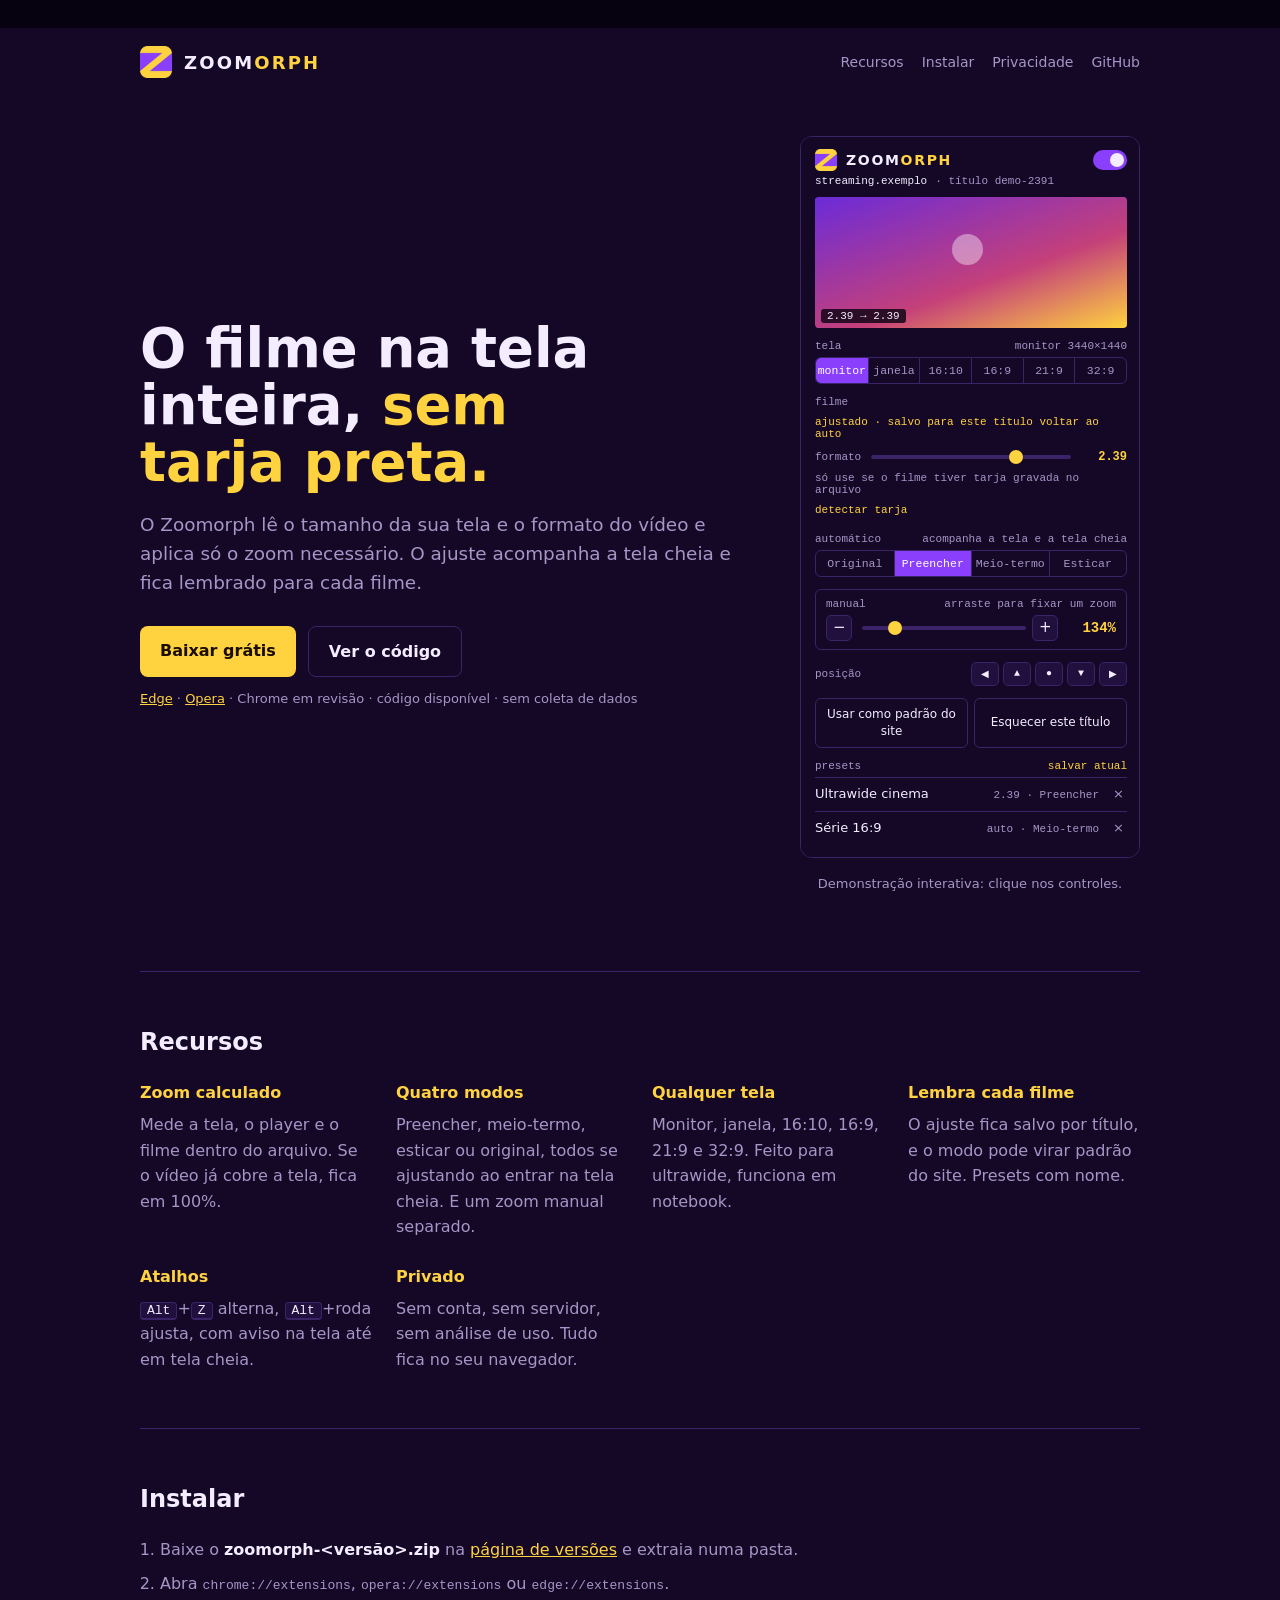
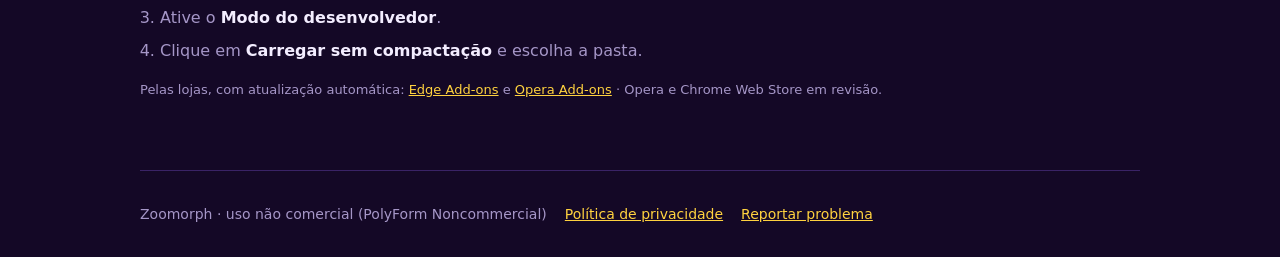
<file: index.html>
<!doctype html>
<html lang="pt-BR">
<head>
<meta charset="utf-8">
<meta name="viewport" content="width=device-width, initial-scale=1">
<title>Zoomorph — tire a tarja preta dos filmes em streaming</title>
<meta name="description" content="Extensão gratuita para Chrome, Opera e Edge que ajusta o zoom de filmes em streaming à sua tela, sem tarja preta.">
<meta property="og:title" content="Zoomorph">
<meta property="og:description" content="Qualquer filme. Qualquer tela. Qualquer streaming.">
<meta property="og:image" content="https://pedroooxx.github.io/zoomorph/docs/images/social-preview.png">
<meta name="twitter:card" content="summary_large_image">
<link rel="icon" href="icons/icon32.png">
<style>
  :root {
    --night: #140826; --deck: #21103d; --edge: #3a2366; --text: #f3edff;
    --dim: #a596c7; --violet: #8a3ffc; --sun: #ffd23f;
    color-scheme: dark;
  }
  * { box-sizing: border-box; }
  body { margin: 0; background: var(--night); color: var(--text); font: 16px/1.6 system-ui, "Segoe UI", sans-serif; }
  a { color: var(--sun); }
  .wrap { max-width: 1040px; margin: 0 auto; padding-inline: 20px; }
  .bar { height: 28px; background: #07020f; }
  header { display: flex; align-items: center; gap: 12px; padding-block: 18px; }
  header b { font: 900 18px system-ui, sans-serif; letter-spacing: .12em; }
  header b span, h1 span { color: var(--sun); }
  header nav { margin-left: auto; display: flex; gap: 18px; font-size: 14px; }
  header nav a { color: var(--dim); text-decoration: none; }
  .hero { display: grid; grid-template-columns: 1fr 340px; gap: 48px; align-items: center; padding-block: 40px 64px; }
  h1 { font: 900 clamp(2.2rem, 5vw, 3.4rem)/1.05 system-ui, sans-serif; margin: 0 0 18px; text-wrap: balance; }
  .lead { color: var(--dim); font-size: 1.15rem; max-width: 52ch; margin: 0 0 28px; }
  .cta { display: flex; gap: 12px; flex-wrap: wrap; }
  .btn { display: inline-block; padding: 12px 20px; border-radius: 8px; font-weight: 700; text-decoration: none; }
  .btn.main { background: var(--sun); color: #1a0d00; }
  .btn.alt { border: 1px solid var(--edge); color: var(--text); }
  .note { color: var(--dim); font-size: 13px; margin-top: 12px; }
  iframe { width: 340px; height: 722px; max-width: 100%; border: 1px solid var(--edge); border-radius: 12px; background: var(--night); }
  .demo-cap { color: var(--dim); font-size: 13px; text-align: center; margin-top: 8px; }
  section { padding-block: 56px; border-top: 1px solid var(--edge); }
  h2 { font: 800 1.5rem system-ui, sans-serif; margin: 0 0 24px; }
  .grid { display: grid; grid-template-columns: repeat(auto-fit, minmax(230px, 1fr)); gap: 24px; }
  .grid h3 { margin: 0 0 6px; font-size: 1rem; color: var(--sun); }
  .grid p { margin: 0; color: var(--dim); }
  ol { padding-left: 20px; display: grid; gap: 8px; color: var(--dim); }
  ol b { color: var(--text); }
  code, kbd { font: 13px ui-monospace, Consolas, monospace; }
  kbd { border: 1px solid var(--edge); border-bottom-width: 2px; border-radius: 4px; padding: 0 6px; background: var(--deck); color: var(--text); }
  footer { padding-block: 32px; border-top: 1px solid var(--edge); color: var(--dim); font-size: 14px; display: flex; gap: 18px; flex-wrap: wrap; }
  @media (max-width: 820px) { .hero { grid-template-columns: 1fr; } header nav { display: none; } }
</style>
</head>
<body>
<div class="bar"></div>
<div class="wrap">
  <header>
    <img src="icons/icon48.png" width="32" height="32" alt="">
    <b>ZOOM<span>ORPH</span></b>
    <nav><a href="#recursos">Recursos</a><a href="#instalar">Instalar</a><a href="privacy.html">Privacidade</a><a href="https://github.com/Pedroooxx/zoomorph">GitHub</a></nav>
  </header>

  <div class="hero">
    <div>
      <h1>O filme na tela inteira, <span>sem tarja preta.</span></h1>
      <p class="lead">O Zoomorph lê o tamanho da sua tela e o formato do vídeo e aplica só o zoom necessário. O ajuste acompanha a tela cheia e fica lembrado para cada filme.</p>
      <div class="cta">
        <a class="btn main" href="https://github.com/Pedroooxx/zoomorph/releases/latest">Baixar grátis</a>
        <a class="btn alt" href="https://github.com/Pedroooxx/zoomorph">Ver o código</a>
      </div>
      <p class="note"><a href="https://microsoftedge.microsoft.com/addons/detail/zoomorph/npkglikcgcbfnelmiimhjcmnmmabjlka">Edge</a> · <a href="https://addons.opera.com/extensions/details/zoomorph/">Opera</a> · Chrome em revisão · código disponível · sem coleta de dados</p>
    </div>
    <div>
      <iframe src="demo/popup.html" title="Demonstração interativa do popup"></iframe>
      <p class="demo-cap">Demonstração interativa: clique nos controles.</p>
    </div>
  </div>

  <section id="recursos">
    <h2>Recursos</h2>
    <div class="grid">
      <div><h3>Zoom calculado</h3><p>Mede a tela, o player e o filme dentro do arquivo. Se o vídeo já cobre a tela, fica em 100%.</p></div>
      <div><h3>Quatro modos</h3><p>Preencher, meio-termo, esticar ou original, todos se ajustando ao entrar na tela cheia. E um zoom manual separado.</p></div>
      <div><h3>Qualquer tela</h3><p>Monitor, janela, 16:10, 16:9, 21:9 e 32:9. Feito para ultrawide, funciona em notebook.</p></div>
      <div><h3>Lembra cada filme</h3><p>O ajuste fica salvo por título, e o modo pode virar padrão do site. Presets com nome.</p></div>
      <div><h3>Atalhos</h3><p><kbd>Alt</kbd>+<kbd>Z</kbd> alterna, <kbd>Alt</kbd>+roda ajusta, com aviso na tela até em tela cheia.</p></div>
      <div><h3>Privado</h3><p>Sem conta, sem servidor, sem análise de uso. Tudo fica no seu navegador.</p></div>
    </div>
  </section>

  <section id="instalar">
    <h2>Instalar</h2>
    <ol>
      <li>Baixe o <b>zoomorph-&lt;versão&gt;.zip</b> na <a href="https://github.com/Pedroooxx/zoomorph/releases/latest">página de versões</a> e extraia numa pasta.</li>
      <li>Abra <code>chrome://extensions</code>, <code>opera://extensions</code> ou <code>edge://extensions</code>.</li>
      <li>Ative o <b>Modo do desenvolvedor</b>.</li>
      <li>Clique em <b>Carregar sem compactação</b> e escolha a pasta.</li>
    </ol>
    <p class="note">Pelas lojas, com atualização automática: <a href="https://microsoftedge.microsoft.com/addons/detail/zoomorph/npkglikcgcbfnelmiimhjcmnmmabjlka">Edge Add-ons</a> e <a href="https://addons.opera.com/extensions/details/zoomorph/">Opera Add-ons</a> · Opera e Chrome Web Store em revisão.</p>
  </section>

  <footer>
    <span>Zoomorph · uso não comercial (PolyForm Noncommercial)</span>
    <a href="privacy.html">Política de privacidade</a>
    <a href="https://github.com/Pedroooxx/zoomorph/issues">Reportar problema</a>
  </footer>
</div>
</body>
</html>
</file>
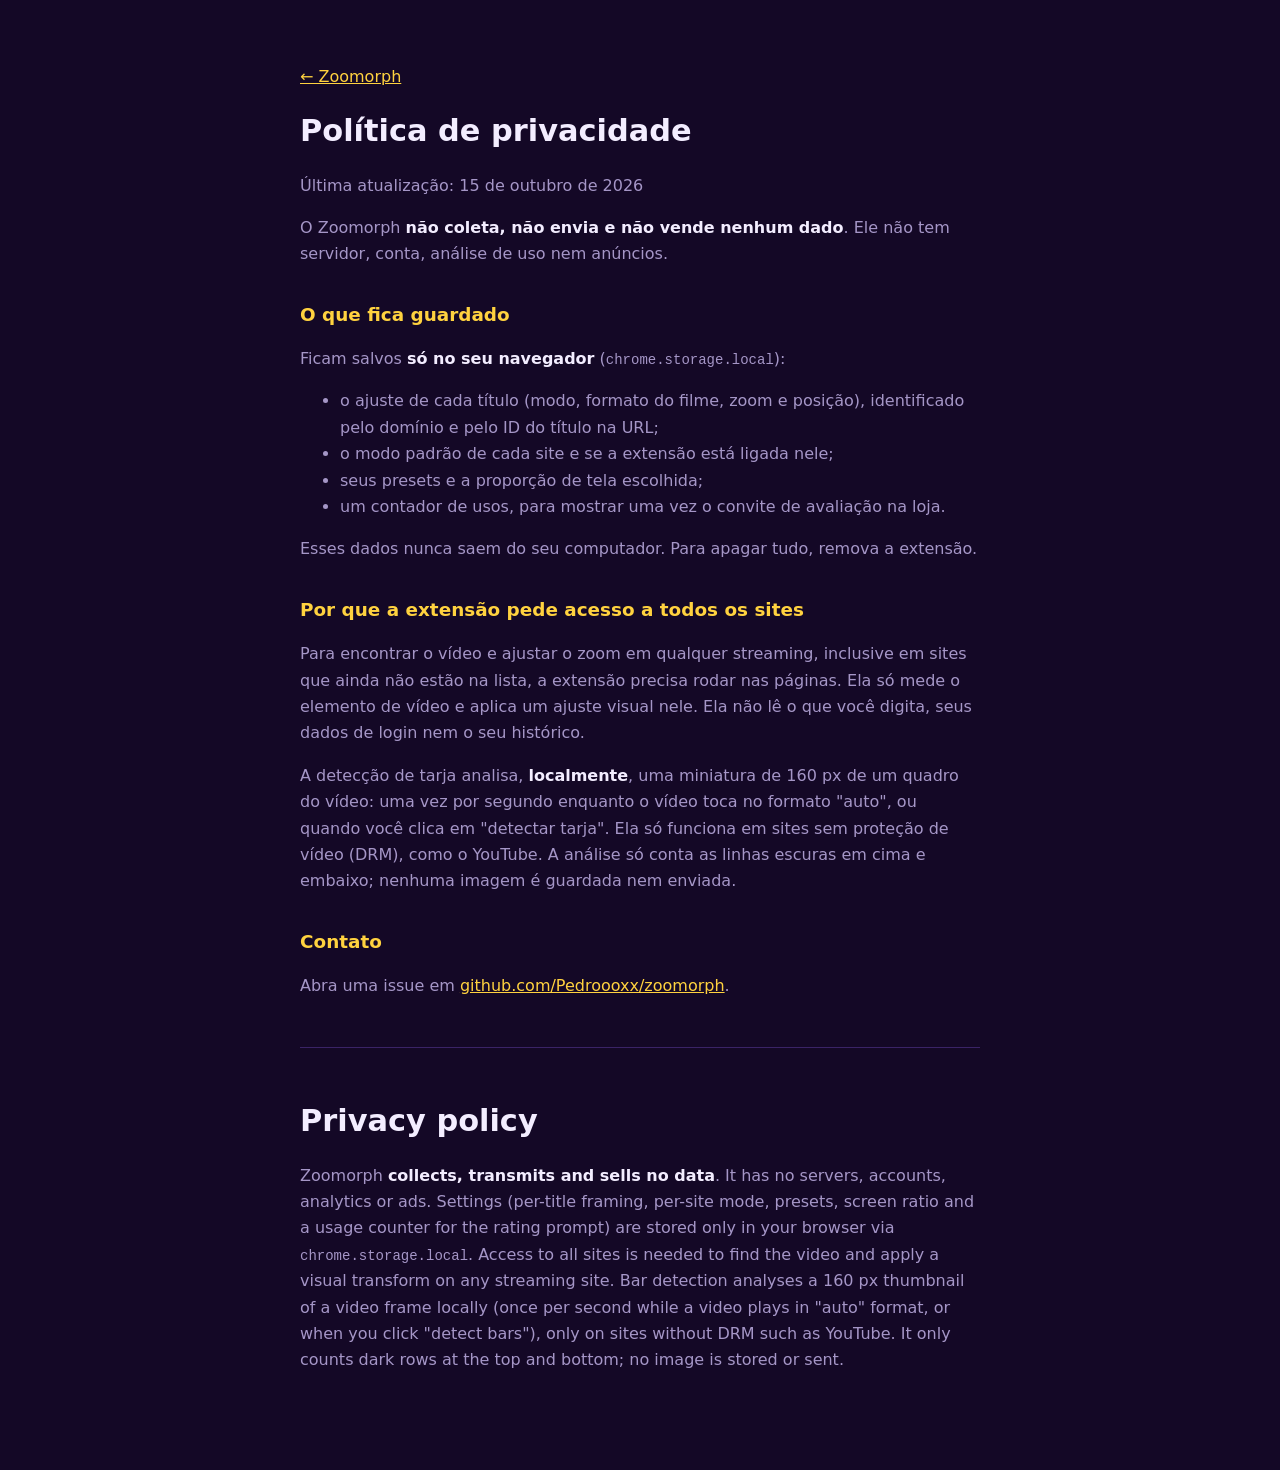
<file: privacy.html>
<!doctype html>
<html lang="pt-BR">
<head>
<meta charset="utf-8">
<meta name="viewport" content="width=device-width, initial-scale=1">
<title>Política de privacidade — Zoomorph</title>
<link rel="icon" href="icons/icon32.png">
<style>
  :root { --night: #140826; --edge: #3a2366; --text: #f3edff; --dim: #a596c7; --sun: #ffd23f; color-scheme: dark; }
  body { margin: 0; background: var(--night); color: var(--text); font: 16px/1.65 system-ui, "Segoe UI", sans-serif; }
  main { max-width: 680px; margin: 0 auto; padding: 48px 20px 80px; }
  h1 { font-size: 1.9rem; margin: 0 0 4px; }
  h2 { font-size: 1.15rem; margin-top: 32px; color: var(--sun); }
  p, li { color: var(--dim); }
  strong { color: var(--text); }
  code { font: 14px ui-monospace, Consolas, monospace; }
  hr { border: 0; border-top: 1px solid var(--edge); margin: 48px 0; }
  a { color: var(--sun); }
</style>
</head>
<body>
<main>
  <p><a href="./">← Zoomorph</a></p>
  <h1>Política de privacidade</h1>
  <p>Última atualização: 15 de outubro de 2026</p>

  <p>O Zoomorph <strong>não coleta, não envia e não vende nenhum dado</strong>. Ele não tem servidor, conta, análise de uso nem anúncios.</p>

  <h2>O que fica guardado</h2>
  <p>Ficam salvos <strong>só no seu navegador</strong> (<code>chrome.storage.local</code>):</p>
  <ul>
    <li>o ajuste de cada título (modo, formato do filme, zoom e posição), identificado pelo domínio e pelo ID do título na URL;</li>
    <li>o modo padrão de cada site e se a extensão está ligada nele;</li>
    <li>seus presets e a proporção de tela escolhida;</li>
    <li>um contador de usos, para mostrar uma vez o convite de avaliação na loja.</li>
  </ul>
  <p>Esses dados nunca saem do seu computador. Para apagar tudo, remova a extensão.</p>

  <h2>Por que a extensão pede acesso a todos os sites</h2>
  <p>Para encontrar o vídeo e ajustar o zoom em qualquer streaming, inclusive em sites que ainda não estão na lista, a extensão precisa rodar nas páginas. Ela só mede o elemento de vídeo e aplica um ajuste visual nele. Ela não lê o que você digita, seus dados de login nem o seu histórico.</p>
  <p>A detecção de tarja analisa, <strong>localmente</strong>, uma miniatura de 160 px de um quadro do vídeo: uma vez por segundo enquanto o vídeo toca no formato "auto", ou quando você clica em "detectar tarja". Ela só funciona em sites sem proteção de vídeo (DRM), como o YouTube. A análise só conta as linhas escuras em cima e embaixo; nenhuma imagem é guardada nem enviada.</p>

  <h2>Contato</h2>
  <p>Abra uma issue em <a href="https://github.com/Pedroooxx/zoomorph/issues">github.com/Pedroooxx/zoomorph</a>.</p>

  <hr>

  <h1>Privacy policy</h1>
  <p>Zoomorph <strong>collects, transmits and sells no data</strong>. It has no servers, accounts, analytics or ads. Settings (per-title framing, per-site mode, presets, screen ratio and a usage counter for the rating prompt) are stored only in your browser via <code>chrome.storage.local</code>. Access to all sites is needed to find the video and apply a visual transform on any streaming site. Bar detection analyses a 160 px thumbnail of a video frame locally (once per second while a video plays in "auto" format, or when you click "detect bars"), only on sites without DRM such as YouTube. It only counts dark rows at the top and bottom; no image is stored or sent.</p>
</main>
</body>
</html>
</file>
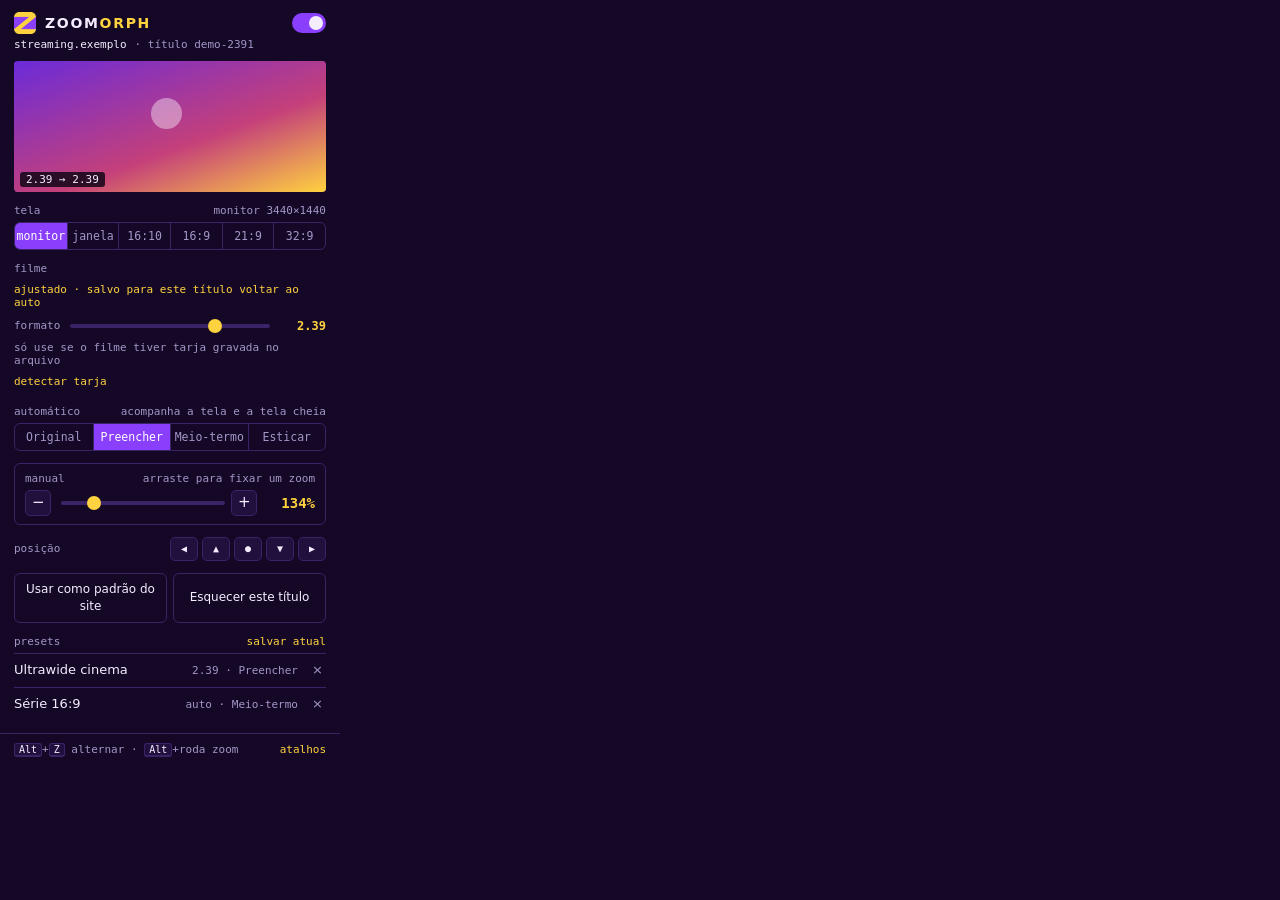
<file: demo/popup.html>
<!doctype html>
<html lang="pt-BR">
<head>
<meta charset="utf-8">
<title>Zoomorph</title>
<link rel="stylesheet" href="../popup/popup.css">
</head>
<body>
  <header>
    <img src="../icons/icon32.png" width="22" height="22" alt="">
    <b class="word">ZOOM<span>ORPH</span></b>
    <label class="switch" title="Ativar neste site">
      <input type="checkbox" id="enabled"><span></span>
    </label>
  </header>
  <div class="site"><span id="site">—</span><span id="title" class="dim"></span></div>

  <div id="novideo" class="empty" hidden>
    <p id="nvTitle">Procurando vídeo…</p>
    <p class="dim" id="nvText">Dê play no vídeo. Este painel atualiza sozinho quando encontrar.</p>
    <div class="acts">
      <button class="ghost" id="retry">Procurar de novo</button>
      <button class="ghost" id="reload">Recarregar página</button>
    </div>
  </div>

  <main id="ui" hidden>
    <div class="stage" id="stage"><div class="frame" id="frame"></div><span class="tag" id="tag"></span></div>

    <div class="block">
      <div class="lbl"><span>tela</span><span id="scrInfo" class="dim"></span></div>
      <div class="seg" id="screens"></div>
    </div>

    <div class="block" id="filmBox">
      <div class="lbl"><span>filme</span><span><span id="src" class="src"></span> <a href="#" id="carAuto" hidden>voltar ao auto</a></span></div>
      <div class="exact">
        <span class="dim">formato</span>
        <input type="range" id="carR" min="1.33" max="2.76" step="0.01" aria-label="Formato do filme">
        <span class="val" id="carV"></span>
      </div>
      <div class="lbl" style="margin-top:4px"><span class="dim">só use se o filme tiver tarja gravada no arquivo</span><a href="#" id="detect">detectar tarja</a></div>
    </div>

    <div class="block">
      <div class="lbl"><span>automático</span><span class="dim">acompanha a tela e a tela cheia</span></div>
      <div class="seg" id="modes"></div>
    </div>

    <div class="block manual" id="manualBox">
      <div class="lbl"><span>manual</span><span class="dim" id="manualHint">arraste para fixar um zoom</span></div>
      <div class="fine">
        <button class="step" id="minus" aria-label="Menos zoom">−</button>
        <input type="range" id="zoomR" min="100" max="300" step="1" aria-label="Zoom manual">
        <button class="step" id="plus" aria-label="Mais zoom">+</button>
        <span class="val" id="zoomV"></span>
      </div>
    </div>

    <div class="pan">
      <span class="dim">posição</span>
      <button data-p="left" aria-label="Esquerda">◀</button>
      <button data-p="up" aria-label="Subir">▲</button>
      <button data-p="center" aria-label="Centralizar">●</button>
      <button data-p="down" aria-label="Descer">▼</button>
      <button data-p="right" aria-label="Direita">▶</button>
    </div>

    <div class="acts">
      <button class="ghost" id="siteDefault">Usar como padrão do site</button>
      <button class="ghost" id="forget" hidden>Esquecer este título</button>
    </div>

    <div class="block">
      <div class="lbl"><span>presets</span><a href="#" id="savePreset">salvar atual</a></div>
      <form id="presetForm" hidden><input id="presetName" placeholder="Nome do preset" maxlength="30"><button>Salvar</button></form>
      <div id="presets" class="presets"></div>
    </div>
  </main>

  <aside id="rate" class="rate" hidden>
    <span>Está gostando do Zoomorph?</span>
    <a href="#" id="rateLink">Avaliar na loja</a>
    <button id="rateLater" aria-label="Agora não">×</button>
  </aside>

  <footer>
    <span><kbd>Alt</kbd>+<kbd>Z</kbd> alternar · <kbd>Alt</kbd>+roda zoom</span>
    <a href="#" id="shortcuts">atalhos</a>
  </footer>
  <script src="fake-chrome.js"></script>
  <script src="../src/shared.js"></script>
  <script src="../popup/popup.js"></script>
</body>
</html>
</file>
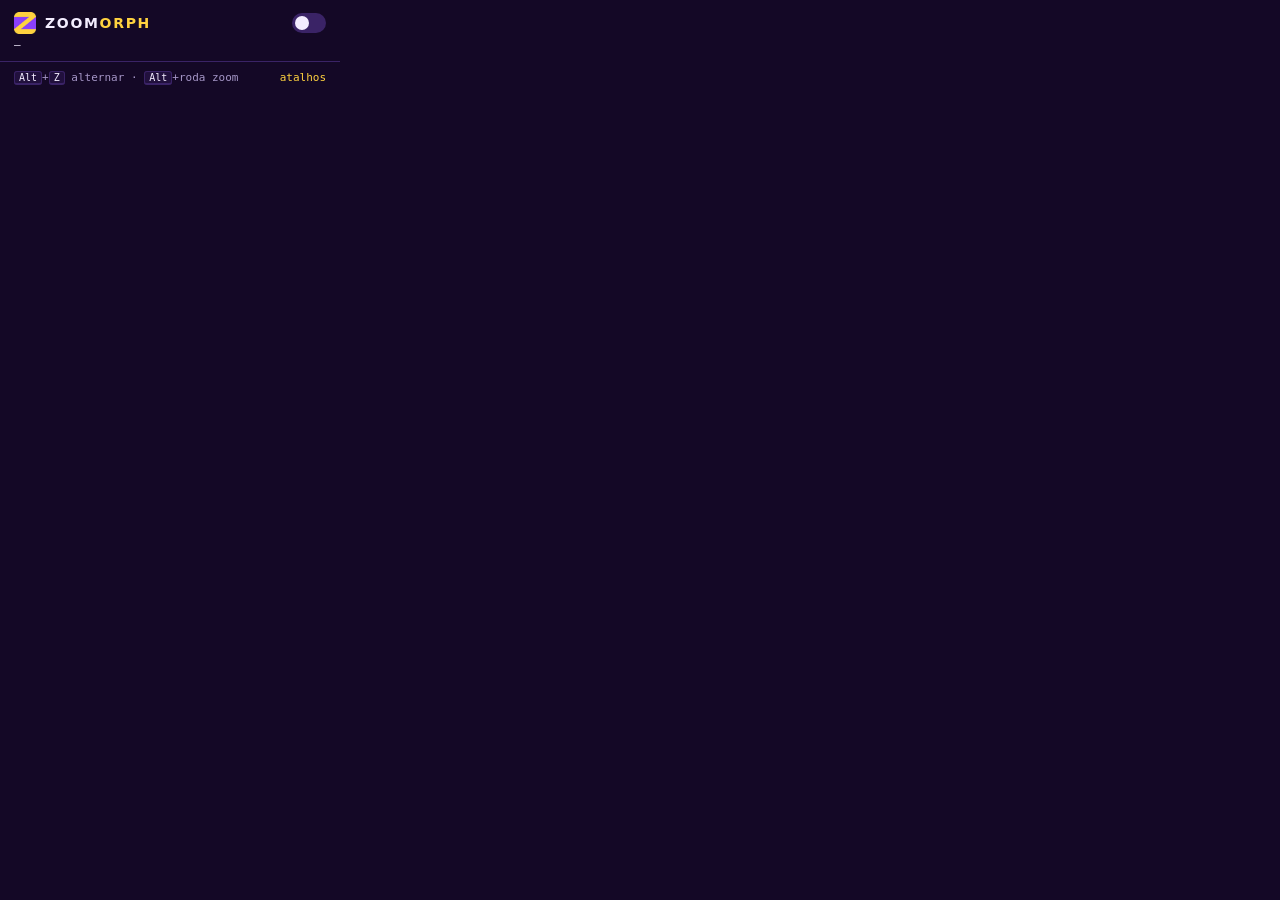
<file: popup/popup.html>
<!doctype html>
<html lang="pt-BR">
<head>
<meta charset="utf-8">
<title>Zoomorph</title>
<link rel="stylesheet" href="popup.css">
</head>
<body>
  <header>
    <img src="../icons/icon32.png" width="22" height="22" alt="">
    <b class="word">ZOOM<span>ORPH</span></b>
    <label class="switch" title="Ativar neste site">
      <input type="checkbox" id="enabled"><span></span>
    </label>
  </header>
  <div class="site"><span id="site">—</span><span id="title" class="dim"></span></div>

  <div id="novideo" class="empty" hidden>
    <p id="nvTitle">Procurando vídeo…</p>
    <p class="dim" id="nvText">Dê play no vídeo. Este painel atualiza sozinho quando encontrar.</p>
    <div class="acts">
      <button class="ghost" id="retry">Procurar de novo</button>
      <button class="ghost" id="reload">Recarregar página</button>
    </div>
  </div>

  <main id="ui" hidden>
    <div class="stage" id="stage"><div class="frame" id="frame"></div><span class="tag" id="tag"></span></div>

    <div class="block">
      <div class="lbl"><span>tela</span><span id="scrInfo" class="dim"></span></div>
      <div class="seg" id="screens"></div>
    </div>

    <div class="block" id="filmBox">
      <div class="lbl"><span>filme</span><span><span id="src" class="src"></span> <a href="#" id="carAuto" hidden>voltar ao auto</a></span></div>
      <div class="exact">
        <span class="dim">formato</span>
        <input type="range" id="carR" min="1.33" max="2.76" step="0.01" aria-label="Formato do filme">
        <span class="val" id="carV"></span>
      </div>
      <div class="lbl" style="margin-top:4px"><span class="dim">só use se o filme tiver tarja gravada no arquivo</span><a href="#" id="detect">detectar tarja</a></div>
    </div>

    <div class="block">
      <div class="lbl"><span>automático</span><span class="dim">acompanha a tela e a tela cheia</span></div>
      <div class="seg" id="modes"></div>
    </div>

    <div class="block manual" id="manualBox">
      <div class="lbl"><span>manual</span><span class="dim" id="manualHint">arraste para fixar um zoom</span></div>
      <div class="fine">
        <button class="step" id="minus" aria-label="Menos zoom">−</button>
        <input type="range" id="zoomR" min="100" max="300" step="1" aria-label="Zoom manual">
        <button class="step" id="plus" aria-label="Mais zoom">+</button>
        <span class="val" id="zoomV"></span>
      </div>
    </div>

    <div class="pan">
      <span class="dim">posição</span>
      <button data-p="left" aria-label="Esquerda">◀</button>
      <button data-p="up" aria-label="Subir">▲</button>
      <button data-p="center" aria-label="Centralizar">●</button>
      <button data-p="down" aria-label="Descer">▼</button>
      <button data-p="right" aria-label="Direita">▶</button>
    </div>

    <div class="acts">
      <button class="ghost" id="siteDefault">Usar como padrão do site</button>
      <button class="ghost" id="forget" hidden>Esquecer este título</button>
    </div>

    <div class="block">
      <div class="lbl"><span>presets</span><a href="#" id="savePreset">salvar atual</a></div>
      <form id="presetForm" hidden><input id="presetName" placeholder="Nome do preset" maxlength="30"><button>Salvar</button></form>
      <div id="presets" class="presets"></div>
    </div>
  </main>

  <aside id="rate" class="rate" hidden>
    <span>Está gostando do Zoomorph?</span>
    <a href="#" id="rateLink">Avaliar na loja</a>
    <button id="rateLater" aria-label="Agora não">×</button>
  </aside>

  <footer>
    <span><kbd>Alt</kbd>+<kbd>Z</kbd> alternar · <kbd>Alt</kbd>+roda zoom</span>
    <a href="#" id="shortcuts">atalhos</a>
  </footer>
  <script src="../src/shared.js"></script>
  <script src="popup.js"></script>
</body>
</html>
</file>
<file: popup/popup.css>
:root {
  --night: #140826;
  --deck: #21103d;
  --edge: #3a2366;
  --text: #f3edff;
  --dim: #a596c7;
  --violet: #8a3ffc;
  --sun: #ffd23f;
  --mono: ui-monospace, "Cascadia Mono", Consolas, monospace;
  color-scheme: dark;
}
* { box-sizing: border-box; }
html, body { overflow-x: hidden; }
body { width: 340px; margin: 0; background: var(--night); color: var(--text); font: 13px/1.45 system-ui, "Segoe UI", sans-serif; }
[hidden] { display: none !important; }
a { color: var(--sun); text-decoration: none; }
a:hover { text-decoration: underline; }
button { font: inherit; color: inherit; cursor: pointer; }
button:focus-visible, a:focus-visible, input:focus-visible { outline: 2px solid var(--sun); outline-offset: 2px; }
.dim { color: var(--dim); }

header { display: flex; align-items: center; gap: 9px; padding: 12px 14px 4px; }
.word { font: 800 14px system-ui, sans-serif; letter-spacing: .12em; }
.word span { color: var(--sun); }
.site { display: flex; gap: 8px; padding: 0 14px 10px; font: 11px var(--mono); color: var(--dim); overflow: hidden; white-space: nowrap; text-overflow: ellipsis; }
.site #site { color: var(--text); }

.switch { margin-left: auto; position: relative; width: 34px; height: 20px; }
.switch input { opacity: 0; position: absolute; inset: 0; margin: 0; cursor: pointer; z-index: 1; }
.switch span { position: absolute; inset: 0; background: var(--edge); border-radius: 10px; transition: background .2s; }
.switch span::after { content: ""; position: absolute; top: 3px; left: 3px; width: 14px; height: 14px; border-radius: 50%; background: var(--text); transition: transform .2s; }
.switch input:checked + span { background: var(--violet); }
.switch input:checked + span::after { transform: translateX(14px); }

.empty { padding: 24px 14px; display: grid; gap: 4px; text-align: center; }

main { display: grid; gap: 12px; padding: 0 14px 12px; }
.stage { position: relative; aspect-ratio: var(--sar, 1.778); width: min(100%, calc(150px * var(--sar, 1.778))); margin-inline: auto; background: #07020f; overflow: hidden; border-radius: 4px; outline: 1px dashed var(--violet); outline-offset: -1px; }
.frame { position: absolute; inset: 0; margin: auto; aspect-ratio: var(--car, 1.778); max-width: 100%; max-height: 100%; background: linear-gradient(160deg, #6b2bd9, #c4407a 60%, #ffd23f); transition: transform .2s; }
.frame::after { content: ""; position: absolute; left: 44%; top: 28%; width: 10%; aspect-ratio: 1; border-radius: 50%; background: #fff6; }
.tag { position: absolute; left: 6px; bottom: 5px; font: 11px var(--mono); background: #07020fcc; padding: 1px 6px; border-radius: 3px; }

.lbl { display: flex; flex-wrap: wrap; align-items: baseline; justify-content: space-between; gap: 8px; font: 11px var(--mono); color: var(--dim); margin-bottom: 5px; }
.src { color: var(--sun); }
.seg { display: grid; grid-auto-flow: column; grid-auto-columns: 1fr; border: 1px solid var(--edge); border-radius: 6px; overflow: hidden; }
.seg button { min-width: 0; overflow: hidden; text-overflow: ellipsis; white-space: nowrap; background: none; border: 0; border-left: 1px solid var(--edge); padding: 6px 0; font: 500 11.5px var(--mono); color: var(--dim); }
.seg button:first-child { border-left: 0; }
.seg button:hover { color: var(--text); }
.seg button[aria-pressed="true"] { background: var(--violet); color: #fff; }

.fine { display: grid; grid-template-columns: 26px 1fr 26px 50px; gap: 8px; align-items: center; }
.step { height: 26px; border-radius: 5px; border: 1px solid var(--edge); background: var(--deck); font-size: 15px; line-height: 1; }
input[type=range] { -webkit-appearance: none; appearance: none; width: 100%; height: 18px; background: none; }
input[type=range]::-webkit-slider-runnable-track { height: 4px; border-radius: 2px; background: var(--edge); }
input[type=range]::-webkit-slider-thumb { -webkit-appearance: none; width: 14px; height: 14px; margin-top: -5px; border-radius: 50%; background: var(--sun); border: 0; }
.val { font: 600 14px var(--mono); text-align: right; color: var(--sun); font-variant-numeric: tabular-nums; }

.pan { display: flex; gap: 4px; align-items: center; font: 11px var(--mono); }
.pan .dim { margin-right: auto; }
.pan button { width: 28px; height: 24px; border-radius: 5px; border: 1px solid var(--edge); background: var(--deck); font-size: 10px; }

.acts { display: flex; gap: 6px; }
.ghost { flex: 1; background: none; border: 1px solid var(--edge); border-radius: 6px; padding: 7px; font-size: 12px; }
.ghost:hover { border-color: var(--violet); }
.ghost.done { border-color: var(--sun); color: var(--sun); }

.presets { display: grid; }
.preset { display: grid; grid-template-columns: 1fr auto 20px; gap: 8px; align-items: center; padding: 6px 0; border-top: 1px solid var(--edge); }
.preset button.apply { background: none; border: 0; text-align: left; padding: 0; font-weight: 500; }
.preset button.apply:hover { color: var(--sun); }
.preset small { font: 11px var(--mono); color: var(--dim); }
.preset .del { background: none; border: 0; color: var(--dim); }
.presets .none { color: var(--dim); font-size: 12px; padding: 4px 0; }
#presetForm { display: flex; gap: 6px; margin-bottom: 6px; }
#presetForm input { flex: 1; background: var(--deck); border: 1px solid var(--edge); border-radius: 5px; color: var(--text); padding: 5px 8px; font: inherit; }
#presetForm button { background: var(--sun); color: #1a0d00; border: 0; border-radius: 5px; padding: 0 10px; font-weight: 600; }

.rate { display: flex; gap: 8px; align-items: center; margin: 0 14px 10px; padding: 8px 10px; background: var(--deck); border: 1px solid var(--edge); border-radius: 6px; font-size: 12px; }
.rate a { font-weight: 600; margin-left: auto; }
.rate a.off { color: var(--dim); pointer-events: none; }
.rate button { background: none; border: 0; color: var(--dim); font-size: 14px; }

footer { display: flex; justify-content: space-between; padding: 9px 14px; border-top: 1px solid var(--edge); font: 11px var(--mono); color: var(--dim); }
kbd { font: 10px var(--mono); border: 1px solid var(--edge); border-bottom-width: 2px; border-radius: 3px; padding: 0 4px; background: var(--deck); color: var(--text); }

.manual { padding: 8px 10px; border: 1px solid var(--edge); border-radius: 6px; }
.manual.on { border-color: var(--sun); }
.manual.on .lbl > span:first-child { color: var(--sun); }
.muted { opacity: .45; }
.exact { display: grid; grid-template-columns: auto 1fr 50px; gap: 8px; align-items: center; margin-top: 6px; font: 11px var(--mono); }
.exact .val { font-size: 12px; }
</file>
